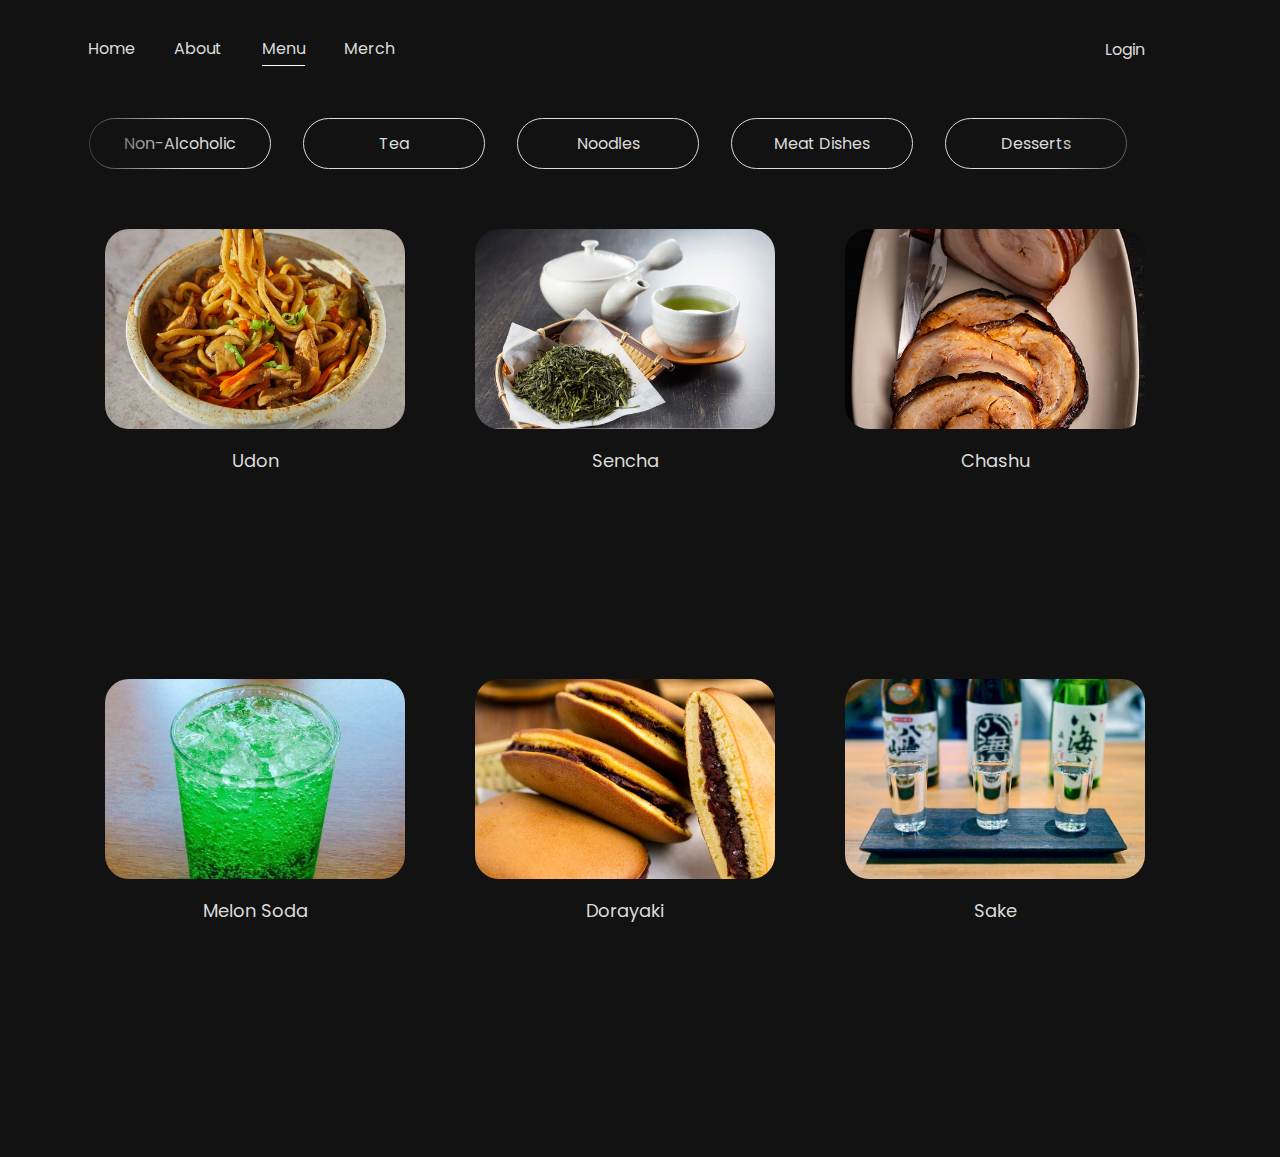
<file: menu.html>
<!DOCTYPE html>
<html lang="en">
<head>
    <meta charset="UTF-8">
    <meta name="viewport" content="width=device-width, initial-scale=1.0">
    <link rel="stylesheet" href="style.css">
    <title>Menu - Katei Ryori</title>
</head>
<body>
    <div id="nav" class="nav">
        <div class="nav-left">
            <a href="/" class="link-format">
                <div class="nav-item">
                    <p>Home</p>
                </div>
            </a>
            <a href="#" class="link-format">
                <div class="nav-item">
                    <p>About</p>
                </div>
            </a>
            <a href="menu.html" class="link-format selected-menu-item">
                <div class="nav-item">
                    <p>Menu</p>
                </div>
            </a>
            <a href="#" class="link-format">
                <div class="nav-item">
                    <p>Merch</p>
                </div>
            </a>
        </div>
        <div id="nav-right" class="nav-right">
            <a href="#" class="link-format">
                <p>Login</p>
            </a>
        </div>
    </div>
    <section id="sec-2" class="section-2">
        <div class="menu-container"> 
            <div class="menu-nav">
                <a href="menu/non-alcoholic.html" id="non-alcohol-link" class="link-format">
                    <div class="menu-nav-item">Non-Alcoholic</div>
                </a>
                <a href="menu/tea.html" id="tea-link" class="link-format">
                    <div class="menu-nav-item">Tea</div>
                </a>
                <a href="menu/noodles.html" class="link-format">
                    <div class="menu-nav-item">Noodles</div>
                </a>
                <a href="menu/meat.html" class="link-format">
                    <div class="menu-nav-item">Meat Dishes</div>
                </a>
                <a href="menu/desserts.html" class="link-format">
                    <div class="menu-nav-item">Desserts</div>
                </a>
                <a href="menu/alcoholic.html" class="link-format">
                    <div class="menu-nav-item">Alcohol</div>
                </a>
            </div>
            <div class="menu-overlay overlay-left"></div>
            <div class="menu-overlay overlay-right"></div>
        </div>
        <div class="food-menu-container">
            <div class="food-menu-item">
                <img src="images/udon.jpg" alt="" class="food-item-image noodles">
                <p class="food-item-name">Udon</p>
            </div>
            <div class="food-menu-item">
                <img src="images/sencha.jpg" alt="" class="food-item-image tea">
                <p class="food-item-name">Sencha</p>
            </div>
            <div class="food-menu-item">
                <img src="images/chashu.jpg" alt="" class="food-item-image meat">
                <p class="food-item-name">Chashu</p>
            </div>
            <div class="food-menu-item">
                <img src="images/melon-soda.jpg" alt="" class="food-item-image non-alcohol">
                <p class="food-item-name">Melon Soda</p>
            </div>
            <div class="food-menu-item">
                <img src="images/dorayaki.jpg" alt="" class="food-item-image dessert">
                <p class="food-item-name">Dorayaki</p>
            </div>
            <div class="food-menu-item">
                <img src="images/sake.jpg" alt="" class="food-item-image alcohol">
                <p class="food-item-name">Sake</p>
            </div>
        </div>
    </section>
</body>
</html>

<script>

</script>
</file>
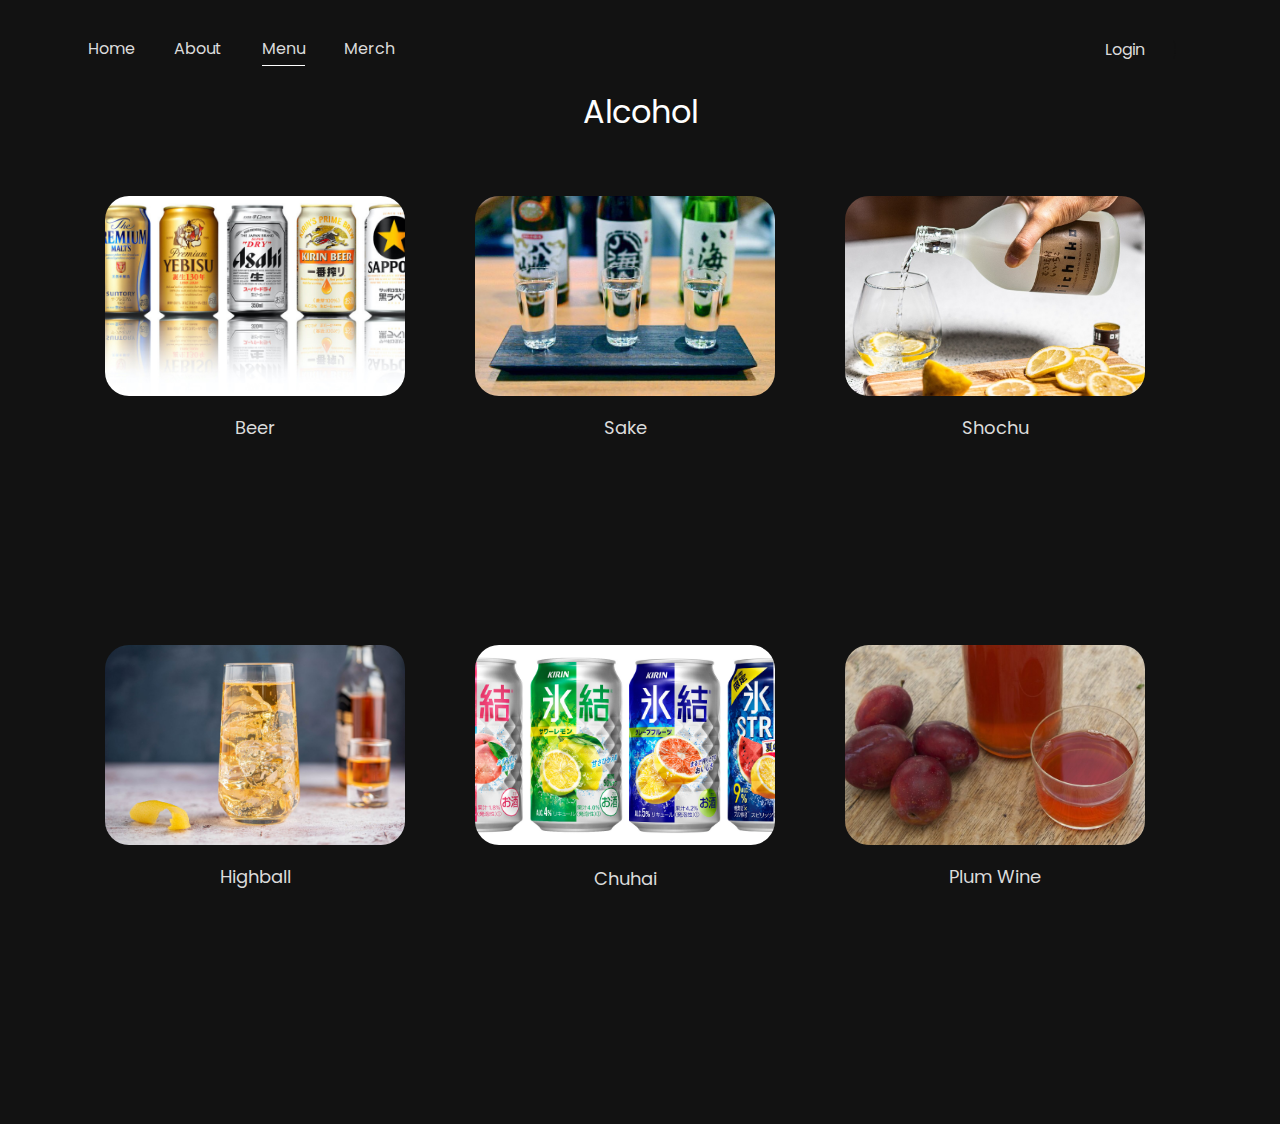
<file: menu/alcoholic.html>
<!DOCTYPE html>
<html lang="en">
<head>
    <meta charset="UTF-8">
    <meta name="viewport" content="width=device-width, initial-scale=1.0">
    <link rel="stylesheet" href="../style.css">
    <title>Menu - Katei Ryori</title>
</head>
<body>
    <div id="nav" class="nav">
        <div class="nav-left">
            <a href="/" class="link-format">
                <div class="nav-item">
                    <p>Home</p>
                </div>
            </a>
            <a href="#" class="link-format">
                <div class="nav-item">
                    <p>About</p>
                </div>
            </a>
            <a href="../menu.html" class="link-format selected-menu-item">
                <div class="nav-item">
                    <p>Menu</p>
                </div>
            </a>
            <a href="#" class="link-format">
                <div class="nav-item">
                    <p>Merch</p>
                </div>
            </a>
        </div>
        <div id="nav-right" class="nav-right">
            <a href="#" class="link-format">
                <p>Login</p>
            </a>
        </div>
    </div>
    <section id="sec-2" class="section-2">
        <!-- <div class="menu-container"> 
            <div class="single-menu-nav">
                <a href="menu.html" class="link-format back-button">Back</a>
                <a href="noodles.html" class="link-format">
                    <div class="menu-nav-item">Noodles</div>
                </a>
                <p class="link-format back-button" style="visibility:hidden;">Back</p>
            </div>
        </div> -->
        <div class="food-title">
            Alcohol
        </div>
        <div class="food-menu-container">
            <div class="food-menu-item">
                <img src="../images/alcoholic/beer.jpg" alt="" class="food-item-image noodles">
                <p class="food-item-name">Beer</p>
            </div>
            <div class="food-menu-item">
                <img src="../images/sake.jpg" alt="" class="food-item-image tea">
                <p class="food-item-name">Sake</p>
            </div>
            <div class="food-menu-item">
                <img src="../images/alcoholic/shochu.jpg" alt="" class="food-item-image">
                <p class="food-item-name">Shochu</p>
            </div>
            <div class="food-menu-item">
                <img src="../images/alcoholic/highball.jpg" alt="" class="food-item-image non-alcohol">
                <p class="food-item-name">Highball</p>
            </div>
            <div class="food-menu-item">
                <img src="../images/alcoholic/chuhai.jpg" alt="" class="food-item-image dessert" style="margin-bottom: 20px;">
                <p class="food-item-name">Chuhai</p>
            </div>
            <div class="food-menu-item">
                <img src="../images/alcoholic/plum-wine.jpg" alt="" class="food-item-image alcohol">
                <p class="food-item-name">Plum Wine</p>
            </div>
        </div>
    </section>
</body>
</html>

<script>

</script>
</file>
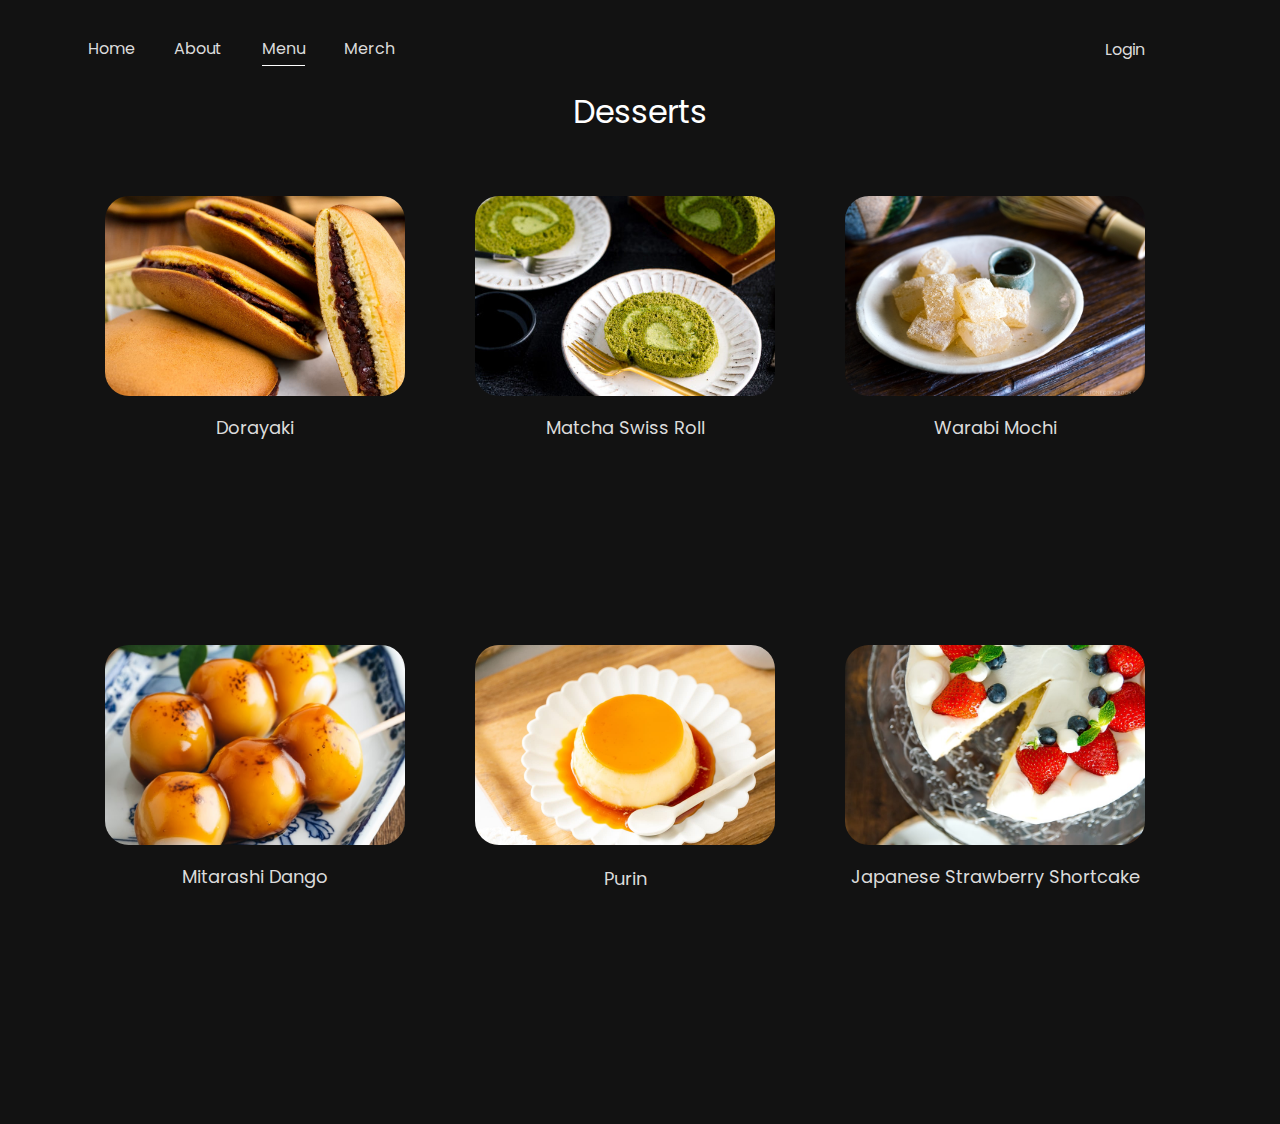
<file: menu/desserts.html>
<!DOCTYPE html>
<html lang="en">
<head>
    <meta charset="UTF-8">
    <meta name="viewport" content="width=device-width, initial-scale=1.0">
    <link rel="stylesheet" href="../style.css">
    <title>Menu - Katei Ryori</title>
</head>
<body>
    <div id="nav" class="nav">
        <div class="nav-left">
            <a href="/" class="link-format">
                <div class="nav-item">
                    <p>Home</p>
                </div>
            </a>
            <a href="#" class="link-format">
                <div class="nav-item">
                    <p>About</p>
                </div>
            </a>
            <a href="../menu.html" class="link-format selected-menu-item">
                <div class="nav-item">
                    <p>Menu</p>
                </div>
            </a>
            <a href="#" class="link-format">
                <div class="nav-item">
                    <p>Merch</p>
                </div>
            </a>
        </div>
        <div id="nav-right" class="nav-right">
            <a href="#" class="link-format">
                <p>Login</p>
            </a>
        </div>
    </div>
    <section id="sec-2" class="section-2">
        <!-- <div class="menu-container"> 
            <div class="single-menu-nav">
                <a href="menu.html" class="link-format back-button">Back</a>
                <a href="noodles.html" class="link-format">
                    <div class="menu-nav-item">Noodles</div>
                </a>
                <p class="link-format back-button" style="visibility:hidden;">Back</p>
            </div>
        </div> -->
        <div class="food-title">
            Desserts
        </div>
        <div class="food-menu-container">
            <div class="food-menu-item">
                <img src="../images/dorayaki.jpg" alt="" class="food-item-image noodles">
                <p class="food-item-name">Dorayaki</p>
            </div>
            <div class="food-menu-item">
                <img src="../images/desserts/matcha-swiss-roll.jpg" alt="" class="food-item-image tea">
                <p class="food-item-name">Matcha Swiss Roll</p>
            </div>
            <div class="food-menu-item">
                <img src="../images/desserts/warabi-mochi-1.jpg" alt="" class="food-item-image meat">
                <p class="food-item-name">Warabi Mochi</p>
            </div>
            <div class="food-menu-item">
                <img src="../images/desserts/mitarashi-dango.jpg" alt="" class="food-item-image non-alcohol">
                <p class="food-item-name">Mitarashi Dango</p>
            </div>
            <div class="food-menu-item">
                <img src="../images/desserts/purin.jpg" alt="" class="food-item-image dessert" style="margin-bottom: 20px;">
                <p class="food-item-name">Purin</p>
            </div>
            <div class="food-menu-item">
                <img src="../images/desserts/japanese-strawberry-shortcake.jpg" alt="" class="food-item-image alcohol">
                <p class="food-item-name">Japanese Strawberry Shortcake</p>
            </div>
        </div>
    </section>
</body>
</html>

<script>

</script>
</file>
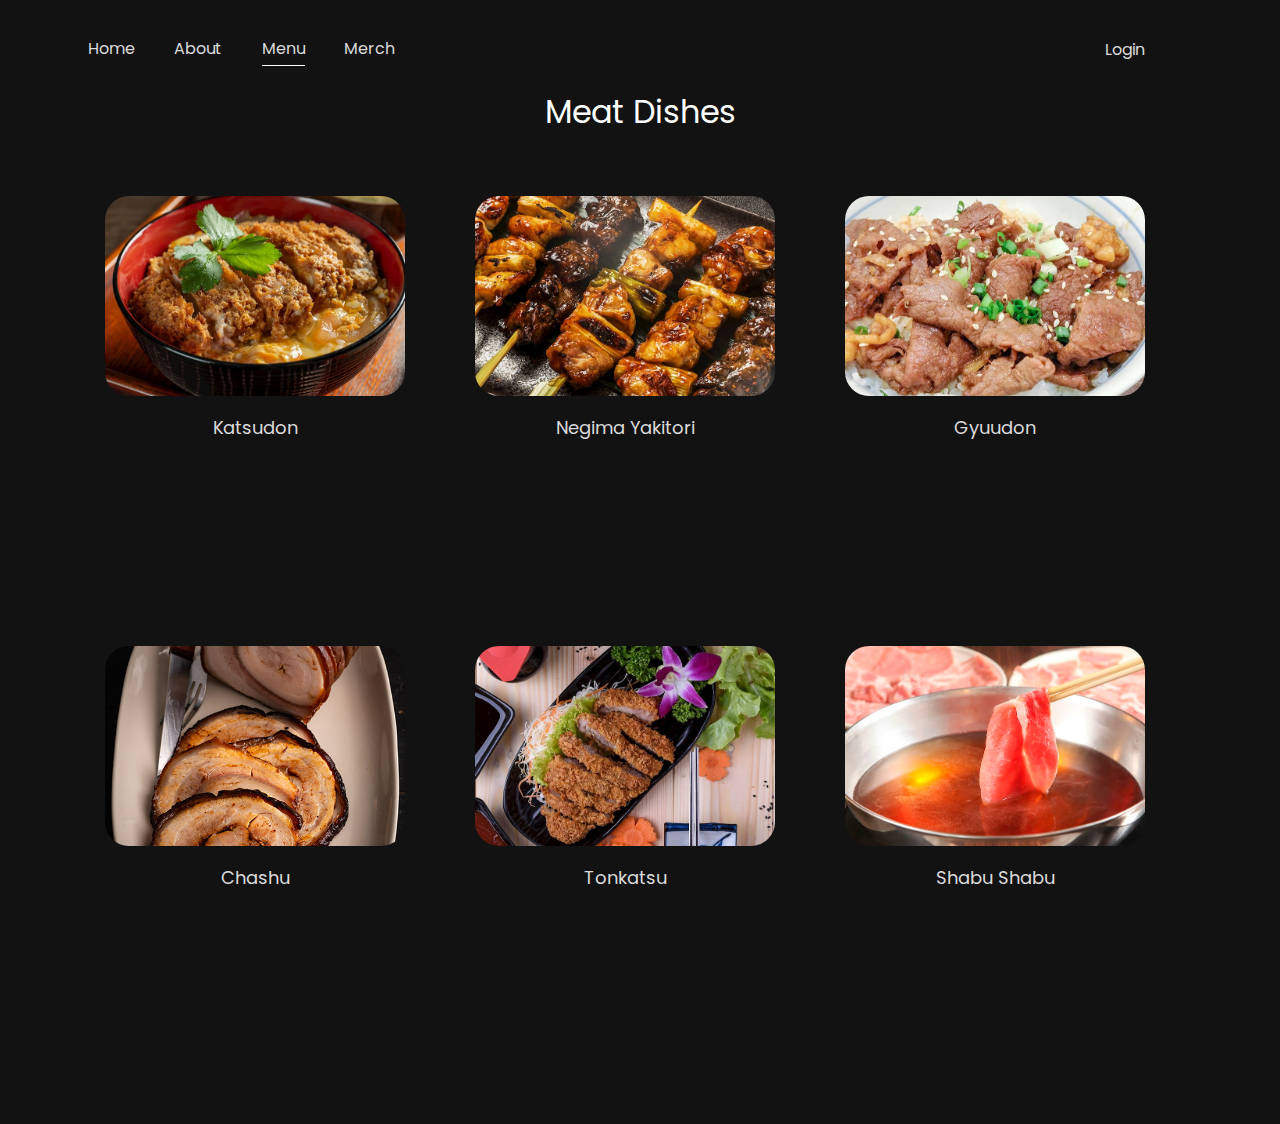
<file: menu/meat.html>
<!DOCTYPE html>
<html lang="en">
<head>
    <meta charset="UTF-8">
    <meta name="viewport" content="width=device-width, initial-scale=1.0">
    <link rel="stylesheet" href="../style.css">
    <title>Menu - Katei Ryori</title>
</head>
<body>
    <div id="nav" class="nav">
        <div class="nav-left">
            <a href="/" class="link-format">
                <div class="nav-item">
                    <p>Home</p>
                </div>
            </a>
            <a href="#" class="link-format">
                <div class="nav-item">
                    <p>About</p>
                </div>
            </a>
            <a href="../menu.html" class="link-format selected-menu-item">
                <div class="nav-item">
                    <p>Menu</p>
                </div>
            </a>
            <a href="#" class="link-format">
                <div class="nav-item">
                    <p>Merch</p>
                </div>
            </a>
        </div>
        <div id="nav-right" class="nav-right">
            <a href="#" class="link-format">
                <p>Login</p>
            </a>
        </div>
    </div>
    <section id="sec-2" class="section-2">
        <!-- <div class="menu-container"> 
            <div class="single-menu-nav">
                <a href="menu.html" class="link-format back-button">Back</a>
                <a href="noodles.html" class="link-format">
                    <div class="menu-nav-item">Noodles</div>
                </a>
                <p class="link-format back-button" style="visibility:hidden;">Back</p>
            </div>
        </div> -->
        <div class="food-title">
            Meat Dishes
        </div>
        <div class="food-menu-container">
            <div class="food-menu-item">
                <img src="../images/meat/katsudon.jpg" alt="" class="food-item-image noodles">
                <p class="food-item-name">Katsudon</p>
            </div>
            <div class="food-menu-item">
                <img src="../images/meat/negima-yakitori.jpg" alt="" class="food-item-image tea">
                <p class="food-item-name">Negima Yakitori</p>
            </div>
            <div class="food-menu-item">
                <img src="../images/meat/gyuudon.jpg" alt="" class="food-item-image meat">
                <p class="food-item-name">Gyuudon</p>
            </div>
            <div class="food-menu-item">
                <img src="../images/chashu.jpg" alt="" class="food-item-image non-alcohol">
                <p class="food-item-name">Chashu</p>
            </div>
            <div class="food-menu-item">
                <img src="../images/meat/tonkatsu.jpg" alt="" class="food-item-image dessert">
                <p class="food-item-name">Tonkatsu</p>
            </div>
            <div class="food-menu-item">
                <img src="../images/meat/shabu-shabu.jpg" alt="" class="food-item-image alcohol">
                <p class="food-item-name">Shabu Shabu</p>
            </div>
        </div>
    </section>
</body>
</html>

<script>

</script>
</file>
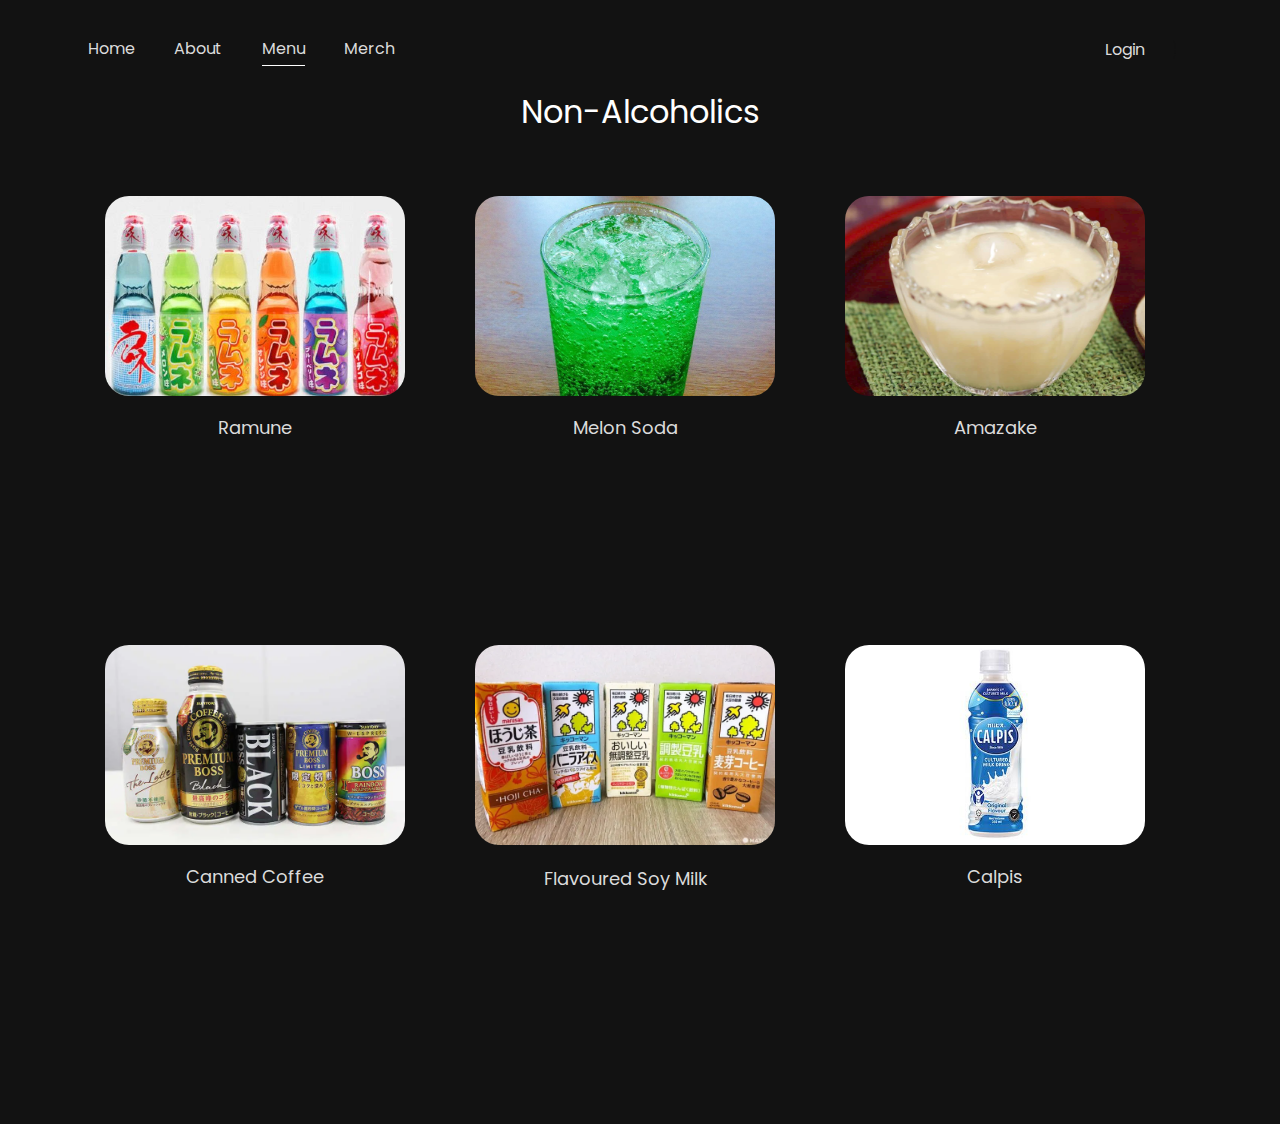
<file: menu/non-alcoholic.html>
<!DOCTYPE html>
<html lang="en">
<head>
    <meta charset="UTF-8">
    <meta name="viewport" content="width=device-width, initial-scale=1.0">
    <link rel="stylesheet" href="../style.css">
    <title>Menu - Katei Ryori</title>
</head>
<body>
    <div id="nav" class="nav">
        <div class="nav-left">
            <a href="/" class="link-format">
                <div class="nav-item">
                    <p>Home</p>
                </div>
            </a>
            <a href="#" class="link-format">
                <div class="nav-item">
                    <p>About</p>
                </div>
            </a>
            <a href="../menu.html" class="link-format selected-menu-item">
                <div class="nav-item">
                    <p>Menu</p>
                </div>
            </a>
            <a href="#" class="link-format">
                <div class="nav-item">
                    <p>Merch</p>
                </div>
            </a>
        </div>
        <div id="nav-right" class="nav-right">
            <a href="#" class="link-format">
                <p>Login</p>
            </a>
        </div>
    </div>
    <section id="sec-2" class="section-2">
        <!-- <div class="menu-container"> 
            <div class="single-menu-nav">
                <a href="menu.html" class="link-format back-button">Back</a>
                <a href="noodles.html" class="link-format">
                    <div class="menu-nav-item">Noodles</div>
                </a>
                <p class="link-format back-button" style="visibility:hidden;">Back</p>
            </div>
        </div> -->
        <div class="food-title">
            Non-Alcoholics
        </div>
        <div class="food-menu-container">
            <div class="food-menu-item">
                <img src="../images/non-alcoholic/ramune.jpg" alt="" class="food-item-image noodles">
                <p class="food-item-name">Ramune</p>
            </div>
            <div class="food-menu-item">
                <img src="../images/melon-soda.jpg" alt="" class="food-item-image tea">
                <p class="food-item-name">Melon Soda</p>
            </div>
            <div class="food-menu-item">
                <img src="../images/non-alcoholic/amazake.jpg" alt="" class="food-item-image meat">
                <p class="food-item-name">Amazake</p>
            </div>
            <div class="food-menu-item">
                <img src="../images/non-alcoholic/japanese-canned-coffee.webp" alt="" class="food-item-image non-alcohol">
                <p class="food-item-name">Canned Coffee</p>
            </div>
            <div class="food-menu-item">
                <img src="../images/non-alcoholic/flavoured-soy-milk.webp" alt="" class="food-item-image dessert" style="margin-bottom: 20px;">
                <p class="food-item-name">Flavoured Soy Milk</p>
            </div>
            <div class="food-menu-item">
                <img src="../images/non-alcoholic/calpis-1.jpg" alt="" class="food-item-image alcohol">
                <p class="food-item-name">Calpis</p>
            </div>
        </div>
    </section>
</body>
</html>

<script>

</script>
</file>
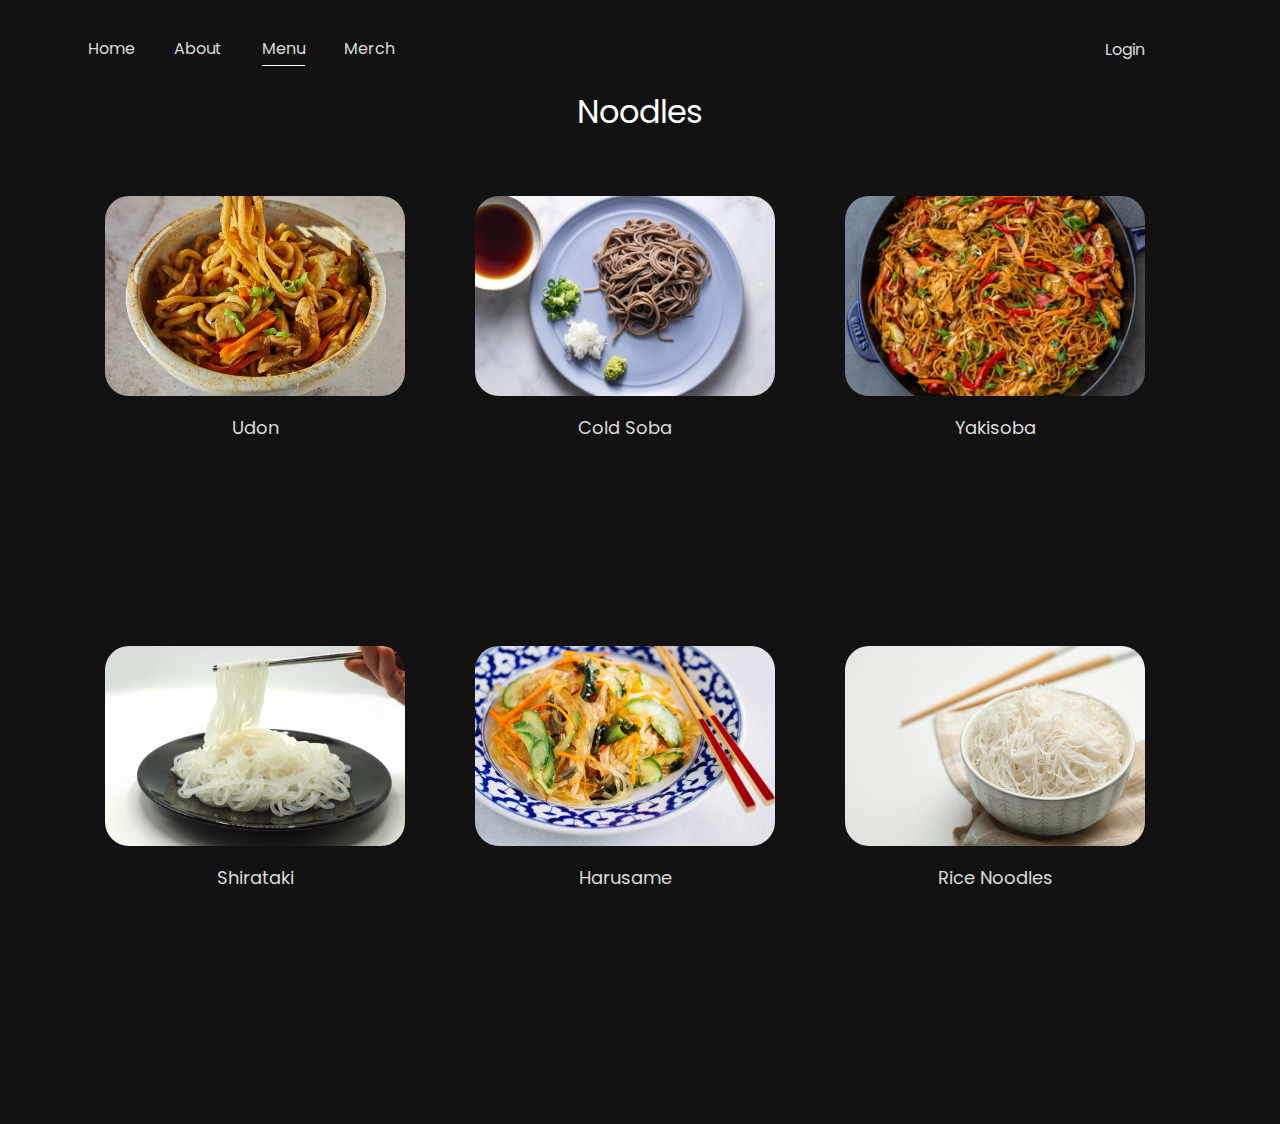
<file: menu/noodles.html>
<!DOCTYPE html>
<html lang="en">
<head>
    <meta charset="UTF-8">
    <meta name="viewport" content="width=device-width, initial-scale=1.0">
    <link rel="stylesheet" href="../style.css">
    <title>Menu - Katei Ryori</title>
</head>
<body>
    <div id="nav" class="nav">
        <div class="nav-left">
            <a href="/" class="link-format">
                <div class="nav-item">
                    <p>Home</p>
                </div>
            </a>
            <a href="#" class="link-format">
                <div class="nav-item">
                    <p>About</p>
                </div>
            </a>
            <a href="../menu.html" class="link-format selected-menu-item">
                <div class="nav-item">
                    <p>Menu</p>
                </div>
            </a>
            <a href="#" class="link-format">
                <div class="nav-item">
                    <p>Merch</p>
                </div>
            </a>
        </div>
        <div id="nav-right" class="nav-right">
            <a href="#" class="link-format">
                <p>Login</p>
            </a>
        </div>
    </div>
    <section id="sec-2" class="section-2">
        <!-- <div class="menu-container"> 
            <div class="single-menu-nav">
                <a href="menu.html" class="link-format back-button">Back</a>
                <a href="noodles.html" class="link-format">
                    <div class="menu-nav-item">Noodles</div>
                </a>
                <p class="link-format back-button" style="visibility:hidden;">Back</p>
            </div>
        </div> -->
        <div class="food-title">
            Noodles
        </div>
        <div class="food-menu-container">
            <div class="food-menu-item">
                <img src="../images/udon.jpg" alt="" class="food-item-image noodles">
                <p class="food-item-name">Udon</p>
            </div>
            <div class="food-menu-item">
                <img src="../images/noodles/cold-soba.jpg" alt="" class="food-item-image tea">
                <p class="food-item-name">Cold Soba</p>
            </div>
            <div class="food-menu-item">
                <img src="../images/noodles/Yakisoba.webp" alt="" class="food-item-image meat">
                <p class="food-item-name">Yakisoba</p>
            </div>
            <div class="food-menu-item">
                <img src="../images/noodles/shirataki.webp" alt="" class="food-item-image non-alcohol">
                <p class="food-item-name">Shirataki</p>
            </div>
            <div class="food-menu-item">
                <img src="../images/noodles/harusame.jpg" alt="" class="food-item-image dessert">
                <p class="food-item-name">Harusame</p>
            </div>
            <div class="food-menu-item">
                <img src="../images/noodles/rice-noodles.jpg" alt="" class="food-item-image alcohol">
                <p class="food-item-name">Rice Noodles</p>
            </div>
        </div>
    </section>
</body>
</html>

<script>

</script>
</file>
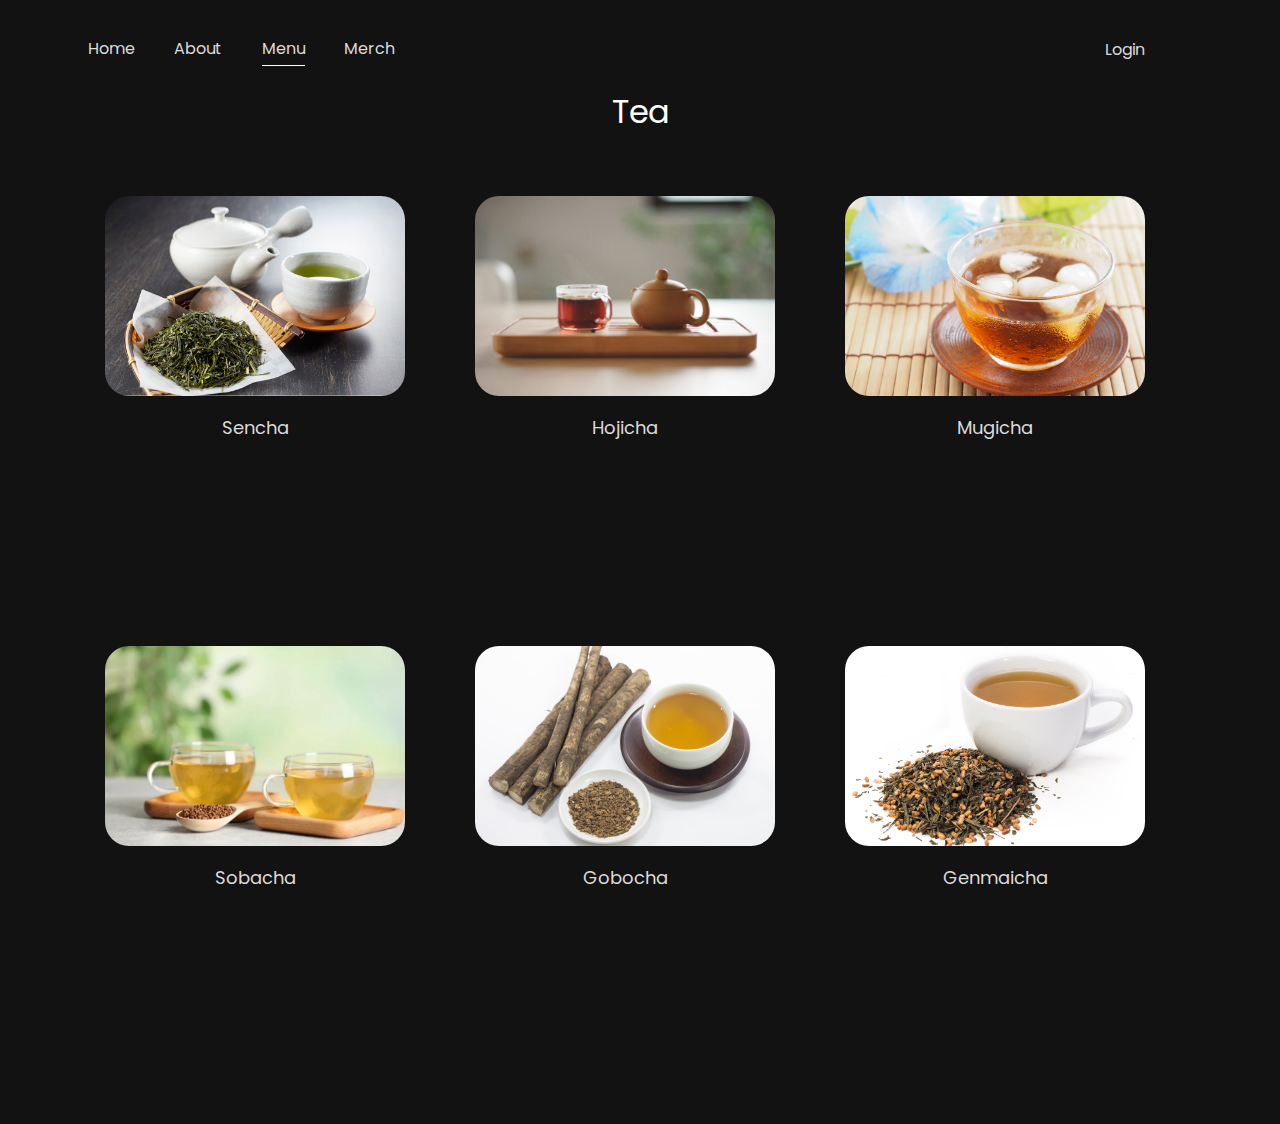
<file: menu/tea.html>
<!DOCTYPE html>
<html lang="en">
<head>
    <meta charset="UTF-8">
    <meta name="viewport" content="width=device-width, initial-scale=1.0">
    <link rel="stylesheet" href="../style.css">
    <title>Menu - Katei Ryori</title>
</head>
<body>
    <div id="nav" class="nav">
        <div class="nav-left">
            <a href="/" class="link-format">
                <div class="nav-item">
                    <p>Home</p>
                </div>
            </a>
            <a href="#" class="link-format">
                <div class="nav-item">
                    <p>About</p>
                </div>
            </a>
            <a href="../menu.html" class="link-format selected-menu-item">
                <div class="nav-item">
                    <p>Menu</p>
                </div>
            </a>
            <a href="#" class="link-format">
                <div class="nav-item">
                    <p>Merch</p>
                </div>
            </a>
        </div>
        <div id="nav-right" class="nav-right">
            <a href="#" class="link-format">
                <p>Login</p>
            </a>
        </div>
    </div>
    <section id="sec-2" class="section-2">
        <!-- <div class="menu-container"> 
            <div class="single-menu-nav">
                <a href="menu.html" class="link-format back-button">Back</a>
                <a href="noodles.html" class="link-format">
                    <div class="menu-nav-item">Noodles</div>
                </a>
                <p class="link-format back-button" style="visibility:hidden;">Back</p>
            </div>
        </div> -->
        <div class="food-title">
            Tea
        </div>
        <div class="food-menu-container">
            <div class="food-menu-item">
                <img src="../images/sencha.jpg" alt="" class="food-item-image noodles">
                <p class="food-item-name">Sencha</p>
            </div>
            <div class="food-menu-item">
                <img src="../images/tea/hojicha.jpg" alt="" class="food-item-image tea">
                <p class="food-item-name">Hojicha</p>
            </div>
            <div class="food-menu-item">
                <img src="../images/tea/mugicha.jpg" alt="" class="food-item-image meat">
                <p class="food-item-name">Mugicha</p>
            </div>
            <div class="food-menu-item">
                <img src="../images/tea/sobacha.webp" alt="" class="food-item-image non-alcohol">
                <p class="food-item-name">Sobacha</p>
            </div>
            <div class="food-menu-item">
                <img src="../images/tea/gobocha.jpg" alt="" class="food-item-image dessert">
                <p class="food-item-name">Gobocha</p>
            </div>
            <div class="food-menu-item">
                <img src="../images/tea/genmaicha.jpg" alt="" class="food-item-image alcohol">
                <p class="food-item-name">Genmaicha</p>
            </div>
        </div>
    </section>
</body>
</html>

<script>

</script>
</file>
<file: style.css>
@import url('https://fonts.googleapis.com/css2?family=Poppins:wght@300;400&display=swap');


body {
    background-color: rgb(18, 18, 18);
}

.index-body{
    height: 900px;
}

body::-webkit-scrollbar {
    display: none;
}

.section-1 {
    height: 100vh;
    display: flex;
    justify-content: center;
    align-items: center;
    transition: 300ms;
}

.nav {
    background: rgb(18, 18, 18);
    z-index: 2;
    position: fixed;
    top: 0;
    padding-top: 20px;
    padding-bottom: 10px;
    margin-left: 80px;
    margin-right: 80px;
    width: 85vw;
    display: flex;
    justify-content: space-between;
    font-family: 'Poppins';
    transition-duration: 300ms;
    transition-property: opacity;
}

.nav, .nav-left, .nav-right {
    display: flex;
}

.nav-left {
    width: 24vw;
    justify-content: space-between;
    
}

.nav-item:hover{
    transition: all;
    height: fit-content;
    border-bottom: 1px solid white;
}

.nav-item p{
    margin-bottom: 4px;
}

.nav-right {
    height: fit-content;
    border: 1px solid rgb(18, 18, 18);
    margin-top: 6px;
    padding: 10px 30px 10px 30px;
    border-radius: 40px;
}

.nav-right p{ 
    margin: 0;
}

.nav-right:hover{
    border: 1px solid white;
    transition: all;
    animation: fadeIn;
    transition-duration: 400ms;
}

.logo-container {
    position: fixed;
    width: 60vw;
    height: 200px;
    background-color: rgb(219, 219, 219);
    mask-image:url('images/web_logo_bold.svg');
    mask-size: contain; 
    mask-repeat: no-repeat;
    -webkit-mask-image: url('images/web_logo_bold.svg');
    -webkit-mask-size: contain;
    -webkit-mask-repeat: no-repeat;
    transition: color 300ms ease-in;
    animation-name: fadeIn;
    animation-timing-function: ease-in;
    animation-duration: 500ms;
}

.text-1 {
    position: fixed;
    color: rgb(219, 219, 219);
    font-family: "Poppins";
    font-size: clamp(20px, 2.5vw, 32px);
    opacity: 0;
    visibility: hidden;
    animation-name: fadeOut;
    animation-timing-function: ease-in;
    animation-duration: 500ms;
}

.explore-button {
    position: fixed;
    margin-top: 160px;
    padding: 10px 20px;
    border: 1px solid rgb(219, 219, 219);
    border-radius: 23em;
    color: rgb(239, 239, 239);
    font-family: "Poppins";
    font-weight: 400;
    font-size: clamp(16px, 2.5vw, 24px);
    letter-spacing: 1px;
    opacity: 0;
    visibility: hidden;
    animation-name: fadeOut;
    animation-timing-function: ease-in;
    animation-duration: 500ms;
}

.menu-container { 
    position: relative;
    margin-top: 30px;
}

.single-menu-nav {
    position: relative;
    display: flex;
    justify-content: space-between;
    margin-left:0px;
    padding-right: 60px;
    width: 80vw;
    overflow-x: scroll;
}

.single-menu-nav::-webkit-scrollbar {
    display: none;
}



.back-button {
    width: 164px;
    padding: 12px 8px;
    margin: 0px 16px;
    text-align: center;
    font-family: 'Poppins';
    font-size: medium;
}

.menu-nav {
    position: relative;
    display: flex;
    justify-content: space-between;
    margin-left:65px;
    padding-right: 60px;
    width: 80vw;
    overflow-x: scroll;
}


/* Hides the scrollbar while maintaining scrolling behaviour */
.menu-nav::-webkit-scrollbar {
    display: none;
}

.menu-nav-item {
    width: 164px;
    padding: 12px 8px;
    margin: 0px 16px;
    border: 1px solid rgb(219, 219, 219);
    border-radius: 24em;
    text-align: center;
    font-family: 'Poppins';
    font-size: medium;
}

.menu-overlay {
    width: 120px;
    height: 52px;
    position: absolute;
    top: 0;
}
.overlay-left {
    left: 55px;
    float: left;
    background:linear-gradient(to right, rgb(18, 18, 18), transparent);

}

.overlay-right {
    right:100px;
    float: right;
    background:linear-gradient(to right, transparent, rgb(18, 18, 18));
}

.section-2::before{
    transform: translateY(200px);
}

.section-2 {
    padding-top: 80px;
    opacity: 1;
    overflow-x: hidden;
    animation-name: fadeIn;
    animation-timing-function: ease-in;
    animation-duration: 500ms;
}
.section-2::after{
    transform: translateY(0px);
}
.food-menu-container {
    width: 100vw;
    height: 100vh;
    margin: 40px 65px;
    display: grid;
    grid-template-columns: repeat(3, 370px);
}

.food-menu-item {
    margin: 20px 32px;
    display: inline;
    width: fit-content;
    
}

.food-item-image{
    width: 300px;
    height: 200px;
    /* border: 1px solid rgb(219, 219, 219); */
    border-radius:  24px;
    display: block;
    object-fit: cover;
}

.food-item-name {
    color: rgb(219, 219, 219);
    font-family: "Poppins";
    font-size: large;
    text-align: center;
}

.food-title {
    color: white;
    /* margin-left: 96px; */
    text-align: center;
    font-family: 'Poppins';
    font-size: xx-large;
}

/* ------------Common classes------------ */

.link-format{
    text-decoration: none;
    color: rgb(219, 219, 219);
}

.hide-visibility {
    visibility: hidden;
}

.selected-menu-item{
    transition: all;
    height: fit-content;
    border-bottom: 1px solid white;
}

.selected-menu-item p {
    margin-bottom: 4px;
}

/* ----------Transition classes---------- */

.logo-scrolled-hidden {
    animation-name: fadeOut;
    animation-timing-function: ease-in;
    animation-duration: 500ms;
    opacity: 0;
}

.text-1-scrolled {
    visibility: visible;
    animation-name: fadeIn;
    animation-timing-function: ease-in;
    animation-duration: 500ms;
    opacity: 1;
}

.explore-button-scrolled {
    visibility: visible;
    animation-name: fadeIn;
    animation-timing-function: ease-in;
    animation-duration: 500ms;
    opacity: 1;
}

/* .section-2-visible {
    position: absolute;
    top: 80px;
    animation-name: fadeIn;
    animation-timing-function: ease-in;
    animation-duration: 500ms;
    opacity: 1;
} */

/* ----------Keyframes---------- */

@keyframes fadeIn {
    0% {
        opacity: 0;
    }
    25% {
        opacity: 0.25;
    }
    50% {
        opacity: 0.5;
    }
    75%{
        opacity: 0.75;
    }
    100% {
        opacity: 1;
    }
}

@keyframes fadeOut {
    0% {
        opacity: 1;
    }
    25% {
        opacity: 0.75;
    }
    50% {
        opacity: 0.5;
    }
    75%{
        opacity: 0.25;
    }
    100% {
        opacity: 0;
    }
}
</file>
